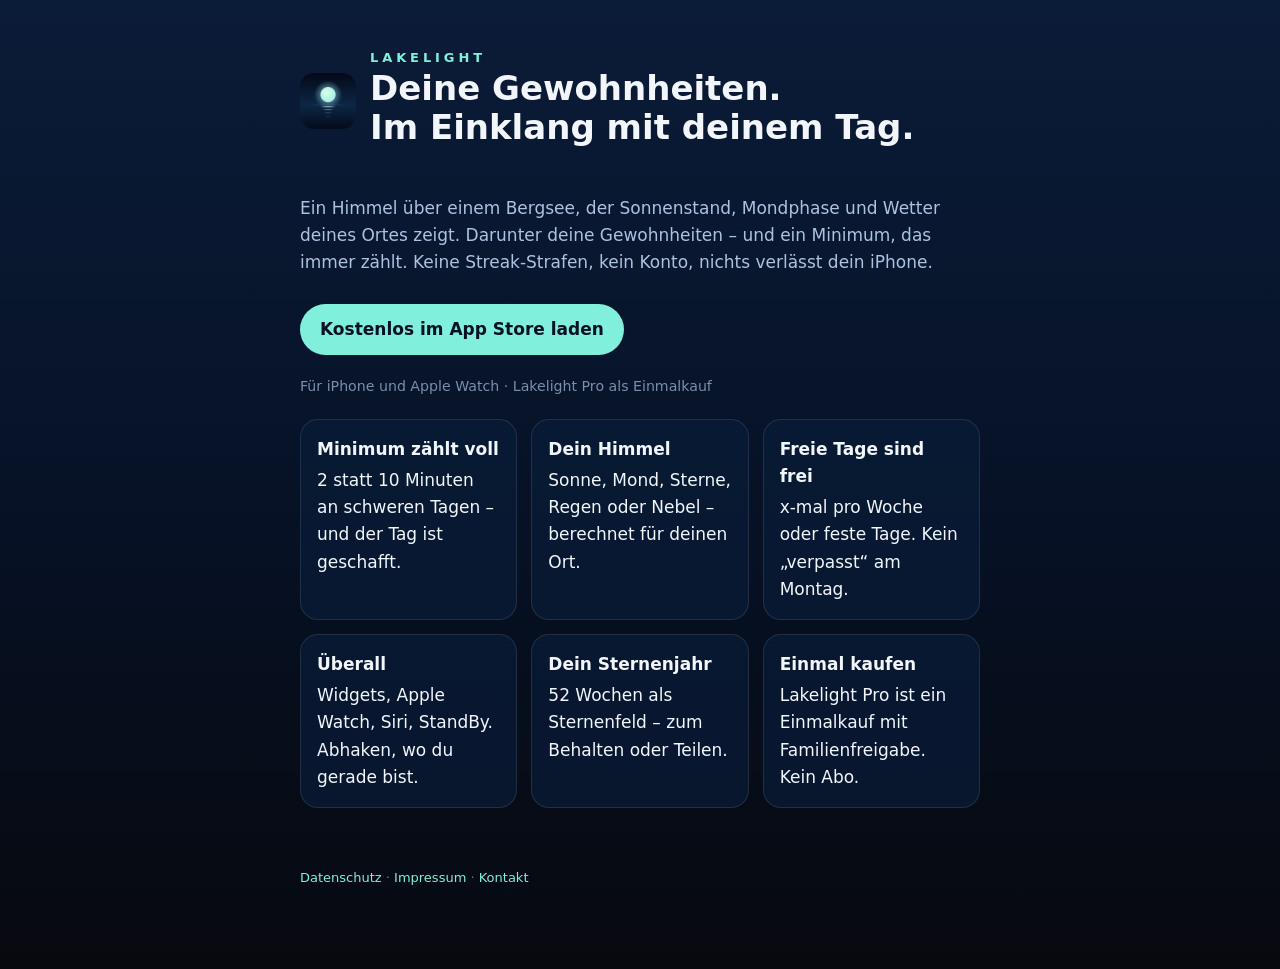
<file: index.html>
<!doctype html>
<html lang="de"><head><meta charset="utf-8"><meta name="viewport" content="width=device-width,initial-scale=1">
<title>Lakelight – Gewohnheiten im Einklang mit deinem Tag</title>
<meta name="description" content="Der ruhige Gewohnheits-Tracker mit einem Himmel, der deinem Tag folgt. Ohne Schuldgefühl, ohne Konto, Einmalkauf.">
<meta name="apple-itunes-app" content="app-id=6825932950">
<link rel="stylesheet" href="style.css"></head>
<body><main>
<header><img src="icon.png" alt="Lakelight App-Icon"><div><div class="wordmark">LAKELIGHT</div><h1>Deine Gewohnheiten.<br>Im Einklang mit deinem Tag.</h1></div></header>
<p>Ein Himmel über einem Bergsee, der Sonnenstand, Mondphase und Wetter deines Ortes zeigt. Darunter deine Gewohnheiten – und ein Minimum, das immer zählt. Keine Streak-Strafen, kein Konto, nichts verlässt dein iPhone.</p>
<a class="cta" href="https://apps.apple.com/app/lakelight/id6825932950">Kostenlos im App Store laden</a>
<p><small>Für iPhone und Apple Watch · Lakelight Pro als Einmalkauf</small></p>
<div class="features">
<div><b>Minimum zählt voll</b>2 statt 10 Minuten an schweren Tagen – und der Tag ist geschafft.</div>
<div><b>Dein Himmel</b>Sonne, Mond, Sterne, Regen oder Nebel – berechnet für deinen Ort.</div>
<div><b>Freie Tage sind frei</b>x-mal pro Woche oder feste Tage. Kein „verpasst“ am Montag.</div>
<div><b>Überall</b>Widgets, Apple Watch, Siri, StandBy. Abhaken, wo du gerade bist.</div>
<div><b>Dein Sternenjahr</b>52 Wochen als Sternenfeld – zum Behalten oder Teilen.</div>
<div><b>Einmal kaufen</b>Lakelight Pro ist ein Einmalkauf mit Familienfreigabe. Kein Abo.</div>
</div>
<footer><a href="datenschutz.html">Datenschutz</a> · <a href="impressum.html">Impressum</a> · <a href="mailto:hallo@lakelight.app">Kontakt</a></footer>
</main></body></html>
</file>
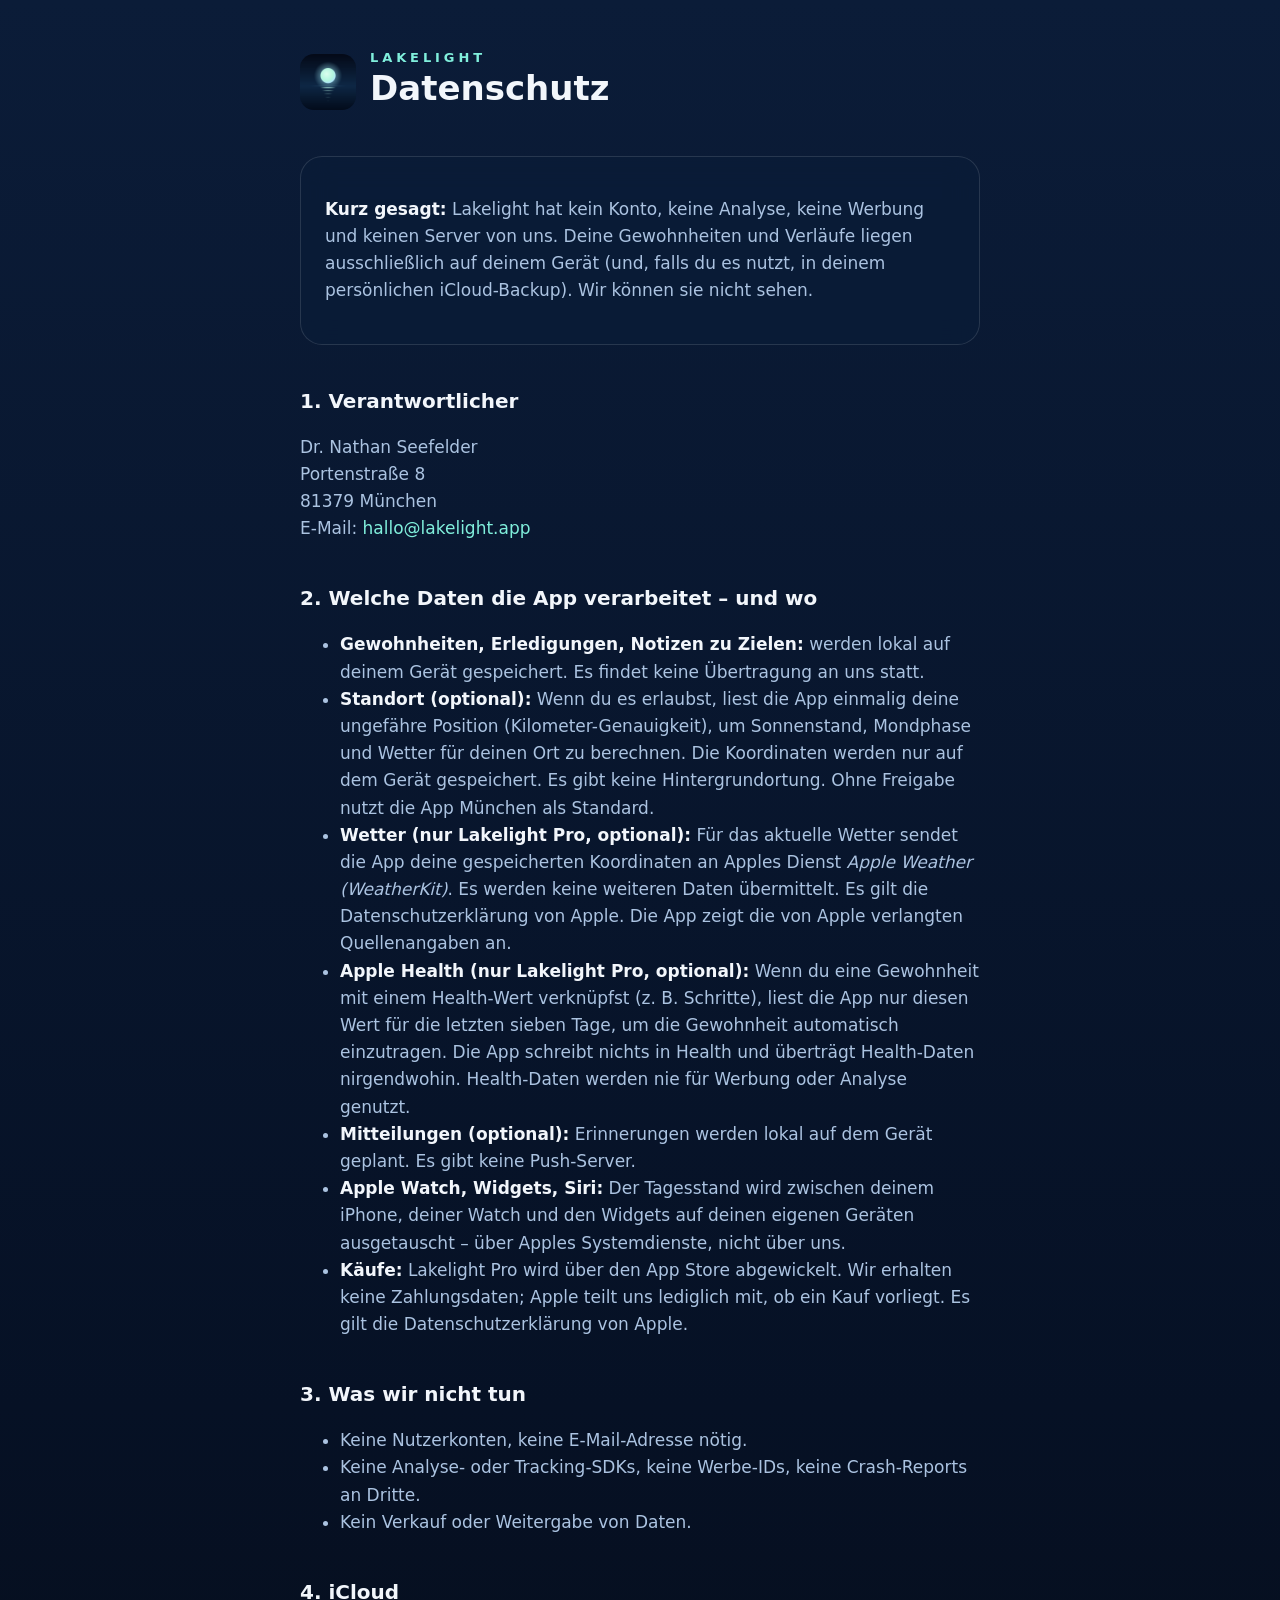
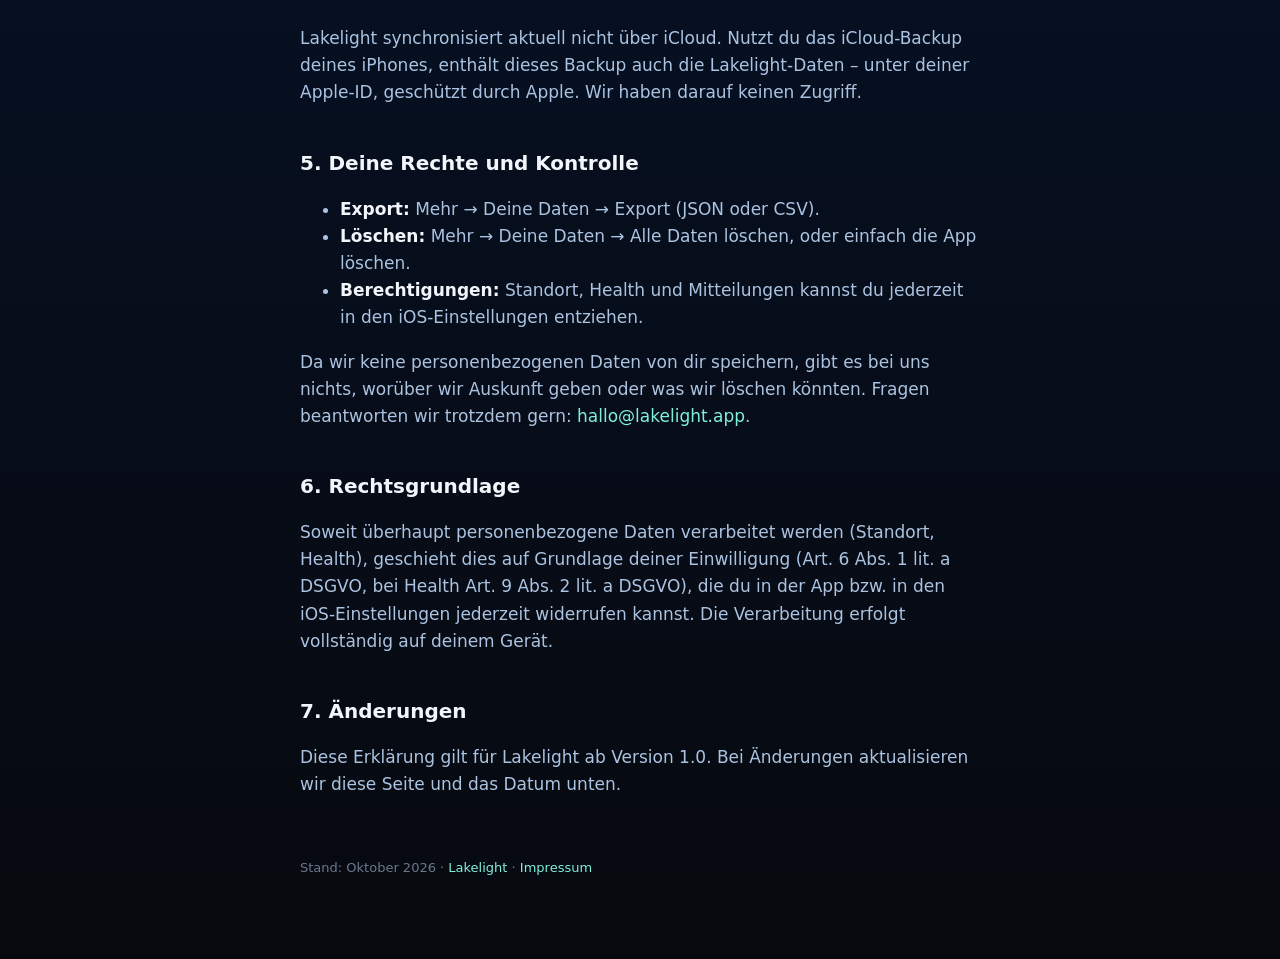
<file: datenschutz.html>
<!doctype html>
<html lang="de"><head><meta charset="utf-8"><meta name="viewport" content="width=device-width,initial-scale=1">
<title>Lakelight – Datenschutz</title><link rel="stylesheet" href="style.css"></head>
<body><main>
<header><img src="icon.png" alt=""><div><div class="wordmark">LAKELIGHT</div><h1>Datenschutz</h1></div></header>

<div class="card"><p><strong>Kurz gesagt:</strong> Lakelight hat kein Konto, keine Analyse, keine Werbung und keinen Server von uns. Deine Gewohnheiten und Verläufe liegen ausschließlich auf deinem Gerät (und, falls du es nutzt, in deinem persönlichen iCloud-Backup). Wir können sie nicht sehen.</p></div>

<h2>1. Verantwortlicher</h2>
<p>Dr. Nathan Seefelder<br>Portenstraße 8<br>81379 München<br>E-Mail: <a href="mailto:hallo@lakelight.app">hallo@lakelight.app</a></p>

<h2>2. Welche Daten die App verarbeitet – und wo</h2>
<ul>
<li><strong>Gewohnheiten, Erledigungen, Notizen zu Zielen:</strong> werden lokal auf deinem Gerät gespeichert. Es findet keine Übertragung an uns statt.</li>
<li><strong>Standort (optional):</strong> Wenn du es erlaubst, liest die App einmalig deine ungefähre Position (Kilometer-Genauigkeit), um Sonnenstand, Mondphase und Wetter für deinen Ort zu berechnen. Die Koordinaten werden nur auf dem Gerät gespeichert. Es gibt keine Hintergrundortung. Ohne Freigabe nutzt die App München als Standard.</li>
<li><strong>Wetter (nur Lakelight Pro, optional):</strong> Für das aktuelle Wetter sendet die App deine gespeicherten Koordinaten an Apples Dienst <em>Apple Weather (WeatherKit)</em>. Es werden keine weiteren Daten übermittelt. Es gilt die Datenschutzerklärung von Apple. Die App zeigt die von Apple verlangten Quellenangaben an.</li>
<li><strong>Apple Health (nur Lakelight Pro, optional):</strong> Wenn du eine Gewohnheit mit einem Health-Wert verknüpfst (z. B. Schritte), liest die App nur diesen Wert für die letzten sieben Tage, um die Gewohnheit automatisch einzutragen. Die App schreibt nichts in Health und überträgt Health-Daten nirgendwohin. Health-Daten werden nie für Werbung oder Analyse genutzt.</li>
<li><strong>Mitteilungen (optional):</strong> Erinnerungen werden lokal auf dem Gerät geplant. Es gibt keine Push-Server.</li>
<li><strong>Apple Watch, Widgets, Siri:</strong> Der Tagesstand wird zwischen deinem iPhone, deiner Watch und den Widgets auf deinen eigenen Geräten ausgetauscht – über Apples Systemdienste, nicht über uns.</li>
<li><strong>Käufe:</strong> Lakelight Pro wird über den App Store abgewickelt. Wir erhalten keine Zahlungsdaten; Apple teilt uns lediglich mit, ob ein Kauf vorliegt. Es gilt die Datenschutzerklärung von Apple.</li>
</ul>

<h2>3. Was wir nicht tun</h2>
<ul>
<li>Keine Nutzerkonten, keine E-Mail-Adresse nötig.</li>
<li>Keine Analyse- oder Tracking-SDKs, keine Werbe-IDs, keine Crash-Reports an Dritte.</li>
<li>Kein Verkauf oder Weitergabe von Daten.</li>
</ul>

<h2>4. iCloud</h2>
<p>Lakelight synchronisiert aktuell nicht über iCloud. Nutzt du das iCloud-Backup deines iPhones, enthält dieses Backup auch die Lakelight-Daten – unter deiner Apple-ID, geschützt durch Apple. Wir haben darauf keinen Zugriff.</p>

<h2>5. Deine Rechte und Kontrolle</h2>
<ul>
<li><strong>Export:</strong> Mehr → Deine Daten → Export (JSON oder CSV).</li>
<li><strong>Löschen:</strong> Mehr → Deine Daten → Alle Daten löschen, oder einfach die App löschen.</li>
<li><strong>Berechtigungen:</strong> Standort, Health und Mitteilungen kannst du jederzeit in den iOS-Einstellungen entziehen.</li>
</ul>
<p>Da wir keine personenbezogenen Daten von dir speichern, gibt es bei uns nichts, worüber wir Auskunft geben oder was wir löschen könnten. Fragen beantworten wir trotzdem gern: <a href="mailto:hallo@lakelight.app">hallo@lakelight.app</a>.</p>

<h2>6. Rechtsgrundlage</h2>
<p>Soweit überhaupt personenbezogene Daten verarbeitet werden (Standort, Health), geschieht dies auf Grundlage deiner Einwilligung (Art. 6 Abs. 1 lit. a DSGVO, bei Health Art. 9 Abs. 2 lit. a DSGVO), die du in der App bzw. in den iOS-Einstellungen jederzeit widerrufen kannst. Die Verarbeitung erfolgt vollständig auf deinem Gerät.</p>

<h2>7. Änderungen</h2>
<p>Diese Erklärung gilt für Lakelight ab Version 1.0. Bei Änderungen aktualisieren wir diese Seite und das Datum unten.</p>

<footer>Stand: Oktober 2026 · <a href="index.html">Lakelight</a> · <a href="impressum.html">Impressum</a></footer>
</main></body></html>
</file>
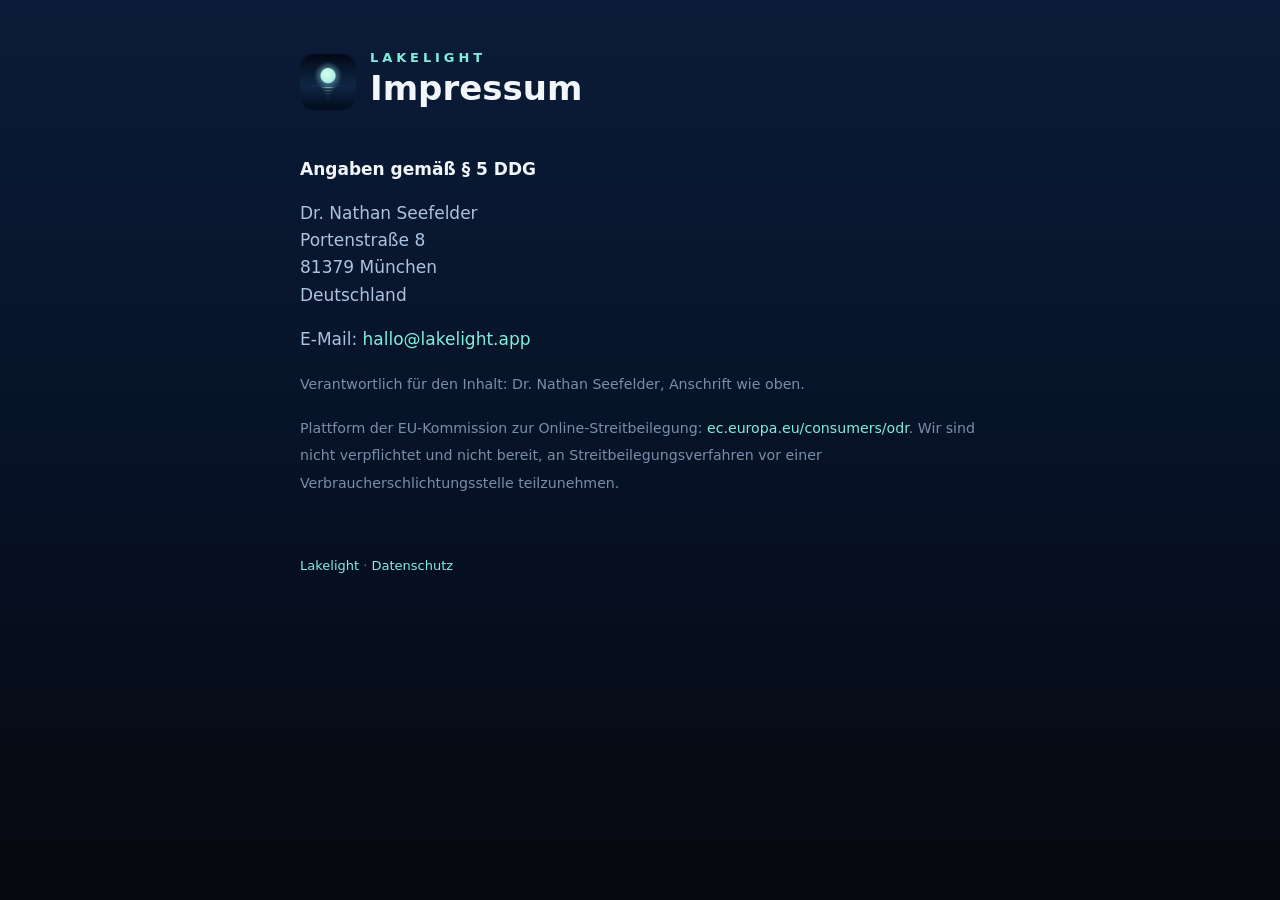
<file: impressum.html>
<!doctype html>
<html lang="de"><head><meta charset="utf-8"><meta name="viewport" content="width=device-width,initial-scale=1">
<title>Lakelight – Impressum</title><link rel="stylesheet" href="style.css"></head>
<body><main>
<header><img src="icon.png" alt=""><div><div class="wordmark">LAKELIGHT</div><h1>Impressum</h1></div></header>
<p><strong>Angaben gemäß § 5 DDG</strong></p>
<p>Dr. Nathan Seefelder<br>Portenstraße 8<br>81379 München<br>Deutschland</p>
<p>E-Mail: <a href="mailto:hallo@lakelight.app">hallo@lakelight.app</a></p>
<p><small>Verantwortlich für den Inhalt: Dr. Nathan Seefelder, Anschrift wie oben.</small></p>
<p><small>Plattform der EU-Kommission zur Online-Streitbeilegung: <a href="https://ec.europa.eu/consumers/odr">ec.europa.eu/consumers/odr</a>. Wir sind nicht verpflichtet und nicht bereit, an Streitbeilegungsverfahren vor einer Verbraucherschlichtungsstelle teilzunehmen.</small></p>
<footer><a href="index.html">Lakelight</a> · <a href="datenschutz.html">Datenschutz</a></footer>
</main></body></html>
</file>
<file: style.css>
:root{--bg:#061125;--deep:#07090E;--mint:#80EFDC;--ice:#70CBFF;--muted:#ABC3E1;--text:#F2F6FB;--surface:rgba(11,28,56,.72)}
*{box-sizing:border-box}html{color-scheme:dark}
body{margin:0;background:linear-gradient(180deg,#0B1C38 0%,var(--bg) 55%,var(--deep) 100%);color:var(--text);font:17px/1.6 -apple-system,BlinkMacSystemFont,"SF Pro Text",Inter,system-ui,sans-serif;min-height:100vh}
main{max-width:720px;margin:0 auto;padding:48px 20px 80px}
header{display:flex;align-items:center;gap:14px;margin-bottom:40px}
header img{width:56px;height:56px;border-radius:14px}
.wordmark{font-size:13px;font-weight:600;letter-spacing:.3em;color:var(--mint)}
h1{font-size:34px;line-height:1.15;margin:0 0 8px;font-weight:600}
h2{font-size:20px;margin:40px 0 10px;font-weight:600}
p,li{color:var(--muted)}strong{color:var(--text)}
.card{background:var(--surface);border:1px solid rgba(255,255,255,.12);border-radius:22px;padding:22px 24px;margin:18px 0;backdrop-filter:blur(14px)}
a{color:var(--mint);text-decoration:none}a:hover{text-decoration:underline}
footer{margin-top:60px;font-size:13px;color:rgba(171,195,225,.6)}
.cta{display:inline-block;background:var(--mint);color:var(--bg);font-weight:600;padding:12px 20px;border-radius:999px;margin-top:10px}
.features{display:grid;grid-template-columns:repeat(auto-fit,minmax(200px,1fr));gap:14px;margin-top:20px}
.features div{background:var(--surface);border:1px solid rgba(255,255,255,.1);border-radius:18px;padding:16px}
.features b{display:block;color:var(--text);margin-bottom:4px}
small{color:rgba(171,195,225,.7)}
</file>
